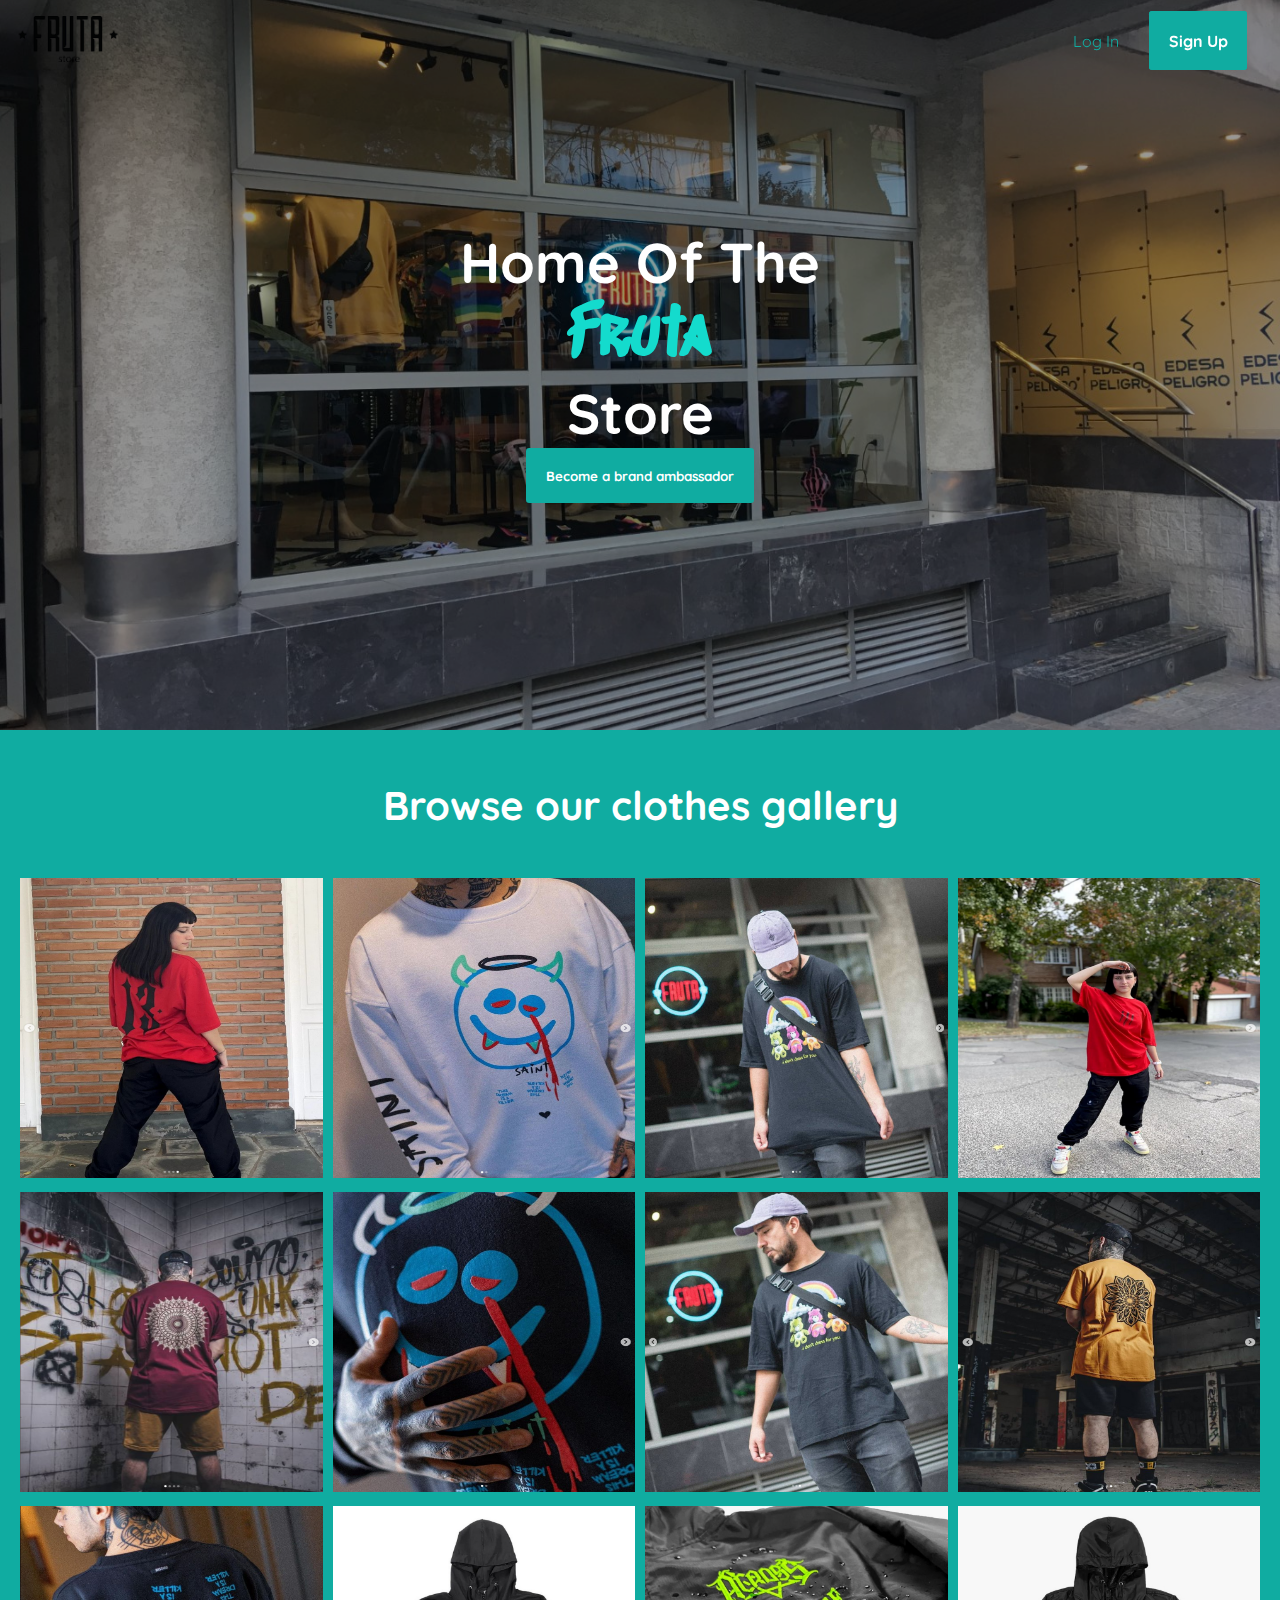
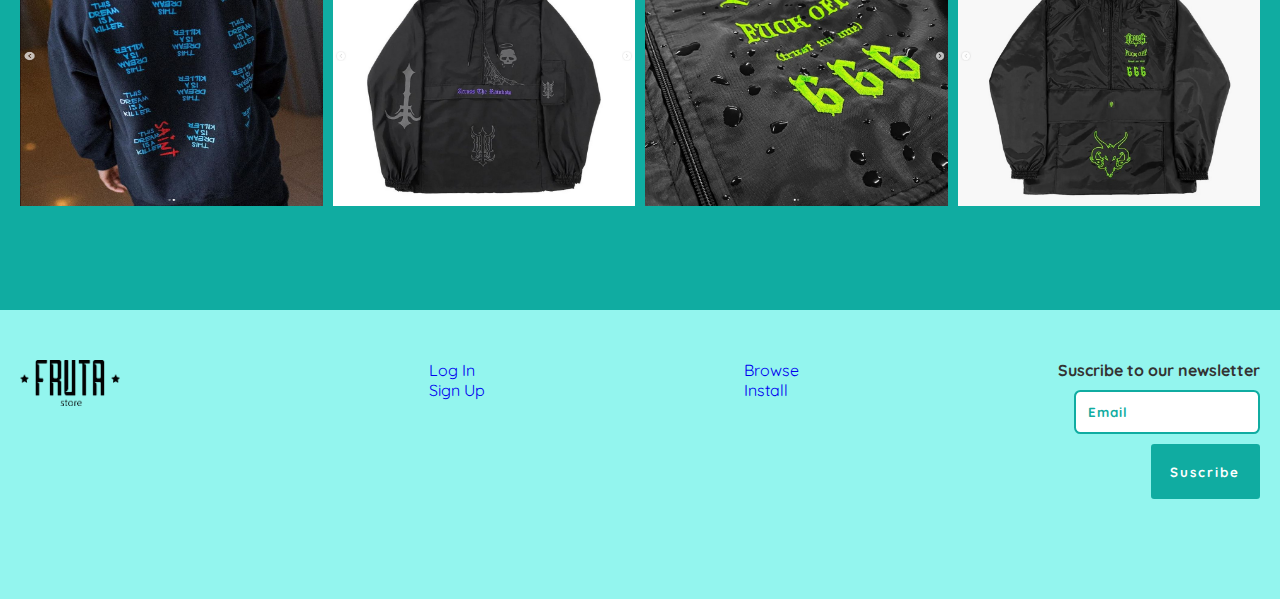
<file: index.html>
<!DOCTYPE html>
<html lang="es">
<head>
    <meta charset="UTF-8">
    <meta name="viewport" content="width=device-width, initial-scale=1">
    <meta name="description" content="Esto es Fruta Store">
    <meta name="keywords" content=" fruta, frutastore, moda, fashion, estilo">
    <meta name="theme-color" content="rgb(16, 172, 161)">
    <link rel="stylesheet" href="https://cdnjs.cloudflare.com/ajax/libs/font-awesome/6.4.0/css/all.min.css" integrity="sha512-iecdLmaskl7CVkqkXNQ/ZH/XLlvWZOJyj7Yy7tcenmpD1ypASozpmT/E0iPtmFIB46ZmdtAc9eNBvH0H/ZpiBw==" crossorigin="anonymous" referrerpolicy="no-referrer" />
    <link rel="shortcut icon" href="./images/favicon-32x32.png" type="image/x-icon">
    <link rel="stylesheet" href="./scss/style.min.css">
    <link rel="manifest" href="manifest.json">
    <title>FrutaStore</title>
</head>
<body>
    <button class="btn-top">
        <i class="fas fa-chevron-up"></i>
    </button>
    <header id="header" class="header">
        <div class="logo">
            <a href="index.html"><img src="./images/logoModificado.png" alt="logo"></a>
        </div>

        <nav id="navbar" class="navbar">
            <ul>
                <li><a href="login.html">Log In</a></li>
                <li><a class="action" href="signup.html">Sign Up</a></li>
            </ul>
        </nav>
    </header>
    <!-- SHOWCASE -->
    <section class="showcase">
        <div class="overlay">
            <h1>Home of the <span>Fruta</span> Store</h1>
            <button class="action">Become a brand ambassador</button>
        </div>
    </section>

    <!-- IMAGE GALLERY -->
    <section id="gallery" class="gallery">
        <h3>Browse our clothes gallery</h3>
        <div class="card-grid">
            <div class="card"><img src="./images/peolpe1a (Pequeña).png" alt=""></div>
        <div class="card"><img src="./images/people3 (Pequeña).png" alt=""></div>
        <div class="card"><img src="./images/people5maja (Pequeña).png" alt=""></div>
        <div class="card"><img src="./images/people1 (Pequeña).png" alt=""></div>
        <div class="card"><img src="./images/people2 (Pequeña).png" alt=""></div>
        <div class="card"><img src="./images/people4 (Pequeña).png" alt=""></div>
        <div class="card"><img src="./images/people5majab (Pequeña).png" alt=""></div>
        <div class="card"><img src="./images/people2a (Pequeña).png" alt=""></div>
        <div class="card"><img src="./images/people4a (Pequeña).png" alt=""></div>
        <div class="card"><img src="./images/ropa1a (Pequeña).png" alt=""></div>
        <div class="card"><img src="./images/ropa2 (Pequeña).png" alt=""></div>
        <div class="card"><img src="images/ropa2a (Pequeña).png" alt=""></div>
        </div>
    </section>

    <!-- FOOTER -->
    <footer class="footer">
        <div class="footer-logo">
            <div>
                <img src="./images/logoModificado.png" alt="logo">
            </div>
            <div class="social">
                <ul>
                    <li><a href="#"><i class="fa-2x fab fa-facebook"></i></a></li>
                    <li><a href="#"><i class="fa-2x fab fa-instagram"></i></a></li>
                    <li><a href="#"><i class="fa-2x fab fa-twitter"></i></a></li>
                    <li><a href="#"><i class="fa-2x fab fa-pinterest"></i></a></li>
                    <li><a href="#"><i class="fa-2x fab fa-google"></i></a></li>
                </ul>
            </div>
        </div>

        <div class="">
            <ul>
                <li><a href="login.html">Log In</a></li>
                <li><a href="signup.html">Sign Up</a></li>
            </ul>
        </div>
        <div>
            <ul>
                <li><a href="#gallery">Browse</a></li>
                <li><a href="#">Install</a></li>
            </ul>
        </div>

        <form class="form">
            <h4>Suscribe to our newsletter</h4>
            <input id="email" type="email"  placeholder="Email" required autocomplete="email"><br>
            <button class="action btn-footer" title="Suscribe to our newsletter">Suscribe</button>
        </form>
    </footer>

    <script src="./js/main.js"></script>
    <script src="servworker.js"></script>
</body>
</html>
</file>
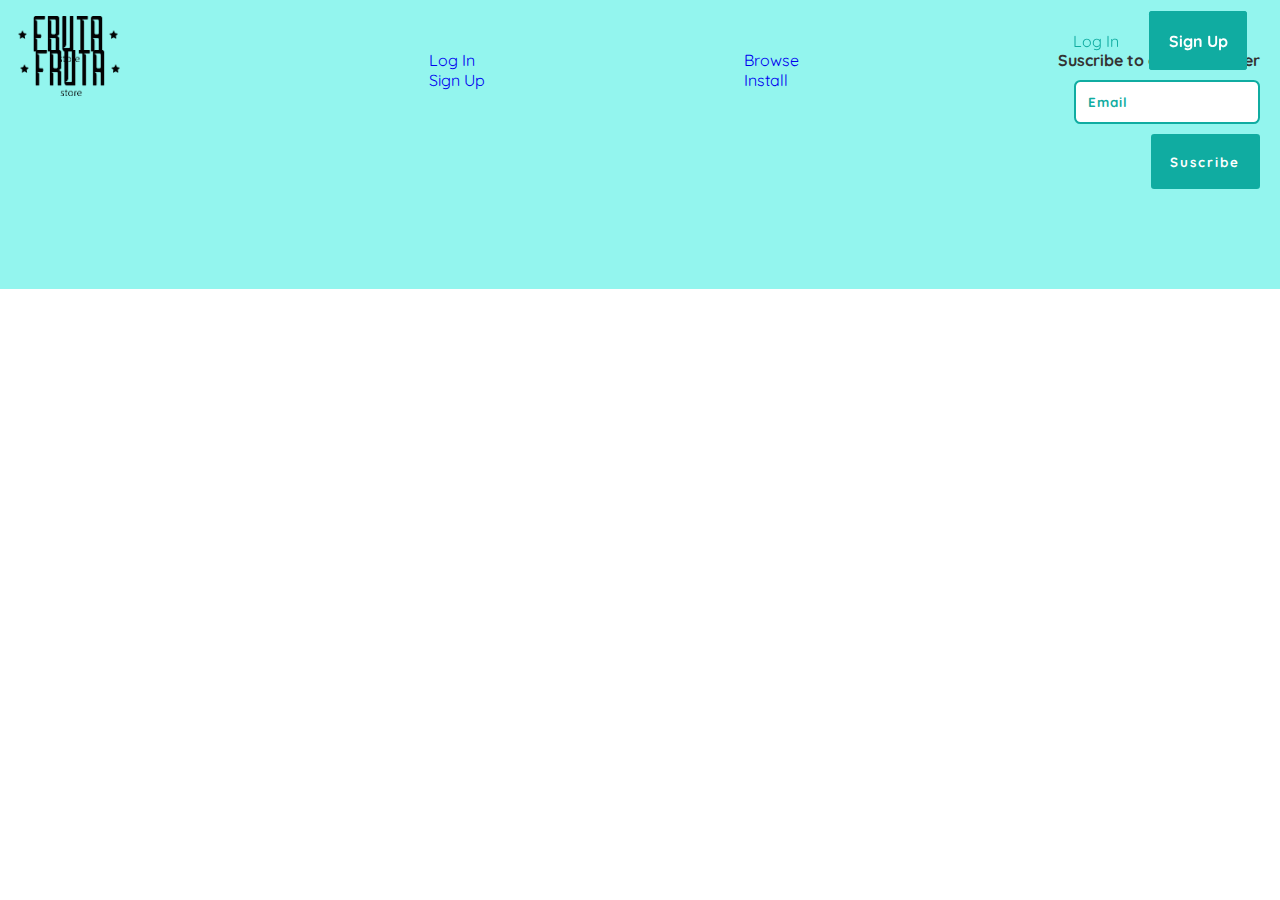
<file: _boiler.html>
<!DOCTYPE html>
<html lang="es">
<head>
    <meta charset="UTF-8">
    <meta name="viewport" content="width=device-width, initial-scale=1">
    <meta name="description" content="Esto es Fruta Store">
    <meta name="keywords" content=" fruta, frutastore, moda, fashion, estilo">
    <meta name="theme-color" content="rgb(16, 172, 161)">
    <link rel="stylesheet" href="https://cdnjs.cloudflare.com/ajax/libs/font-awesome/6.4.0/css/all.min.css" integrity="sha512-iecdLmaskl7CVkqkXNQ/ZH/XLlvWZOJyj7Yy7tcenmpD1ypASozpmT/E0iPtmFIB46ZmdtAc9eNBvH0H/ZpiBw==" crossorigin="anonymous" referrerpolicy="no-referrer" />
    <link rel="shortcut icon" href="./images/favicon-32x32.png" type="image/x-icon">
    <link rel="stylesheet" href="./scss/style.min.css">
    <title>FrutaStore</title>
</head>
<body>
    <button class="btn-top">
        <i class="fas fa-chevron-up"></i>
    </button>
    <header id="header" class="header">
        <div class="logo">
            <a href="index.html"><img src="./images/logoModificado.png" alt="logo"></a>
        </div>

        <nav id="navbar" class="navbar">
            <ul>
                <li><a href="login.html">Log In</a></li>
                <li><a class="action" href="signup.html">Sign Up</a></li>
            </ul>
        </nav>
    </header>

    <!-- FOOTER -->
    <footer class="footer">
        <div class="footer-logo">
            <div>
                <img src="./images/logoModificado.png" alt="logo">
            </div>
            <div class="social">
                <ul>
                    <li><a href="#"><i class="fa-2x fab fa-facebook"></i></a></li>
                    <li><a href="#"><i class="fa-2x fab fa-instagram"></i></a></li>
                    <li><a href="#"><i class="fa-2x fab fa-twitter"></i></a></li>
                    <li><a href="#"><i class="fa-2x fab fa-pinterest"></i></a></li>
                    <li><a href="#"><i class="fa-2x fab fa-google"></i></a></li>
                </ul>
            </div>
        </div>

        <div class="">
            <ul>
                <li><a href="login.html">Log In</a></li>
                <li><a href="signup.html">Sign Up</a></li>
            </ul>
        </div>
        <div>
            <ul>
                <li><a href="#gallery">Browse</a></li>
                <li><a href="#">Install</a></li>
            </ul>
        </div>

        <form class="form">
            <h4>Suscribe to our newsletter</h4>
            <input type="email" name="" id="" placeholder="Email" required><br>
            <button class="action btn-footer" title="Suscribe to our newsletter">Suscribe</button>
        </form>
    </footer>

    <script src="./js/main.js"></script>
</body>
</html>
</file>
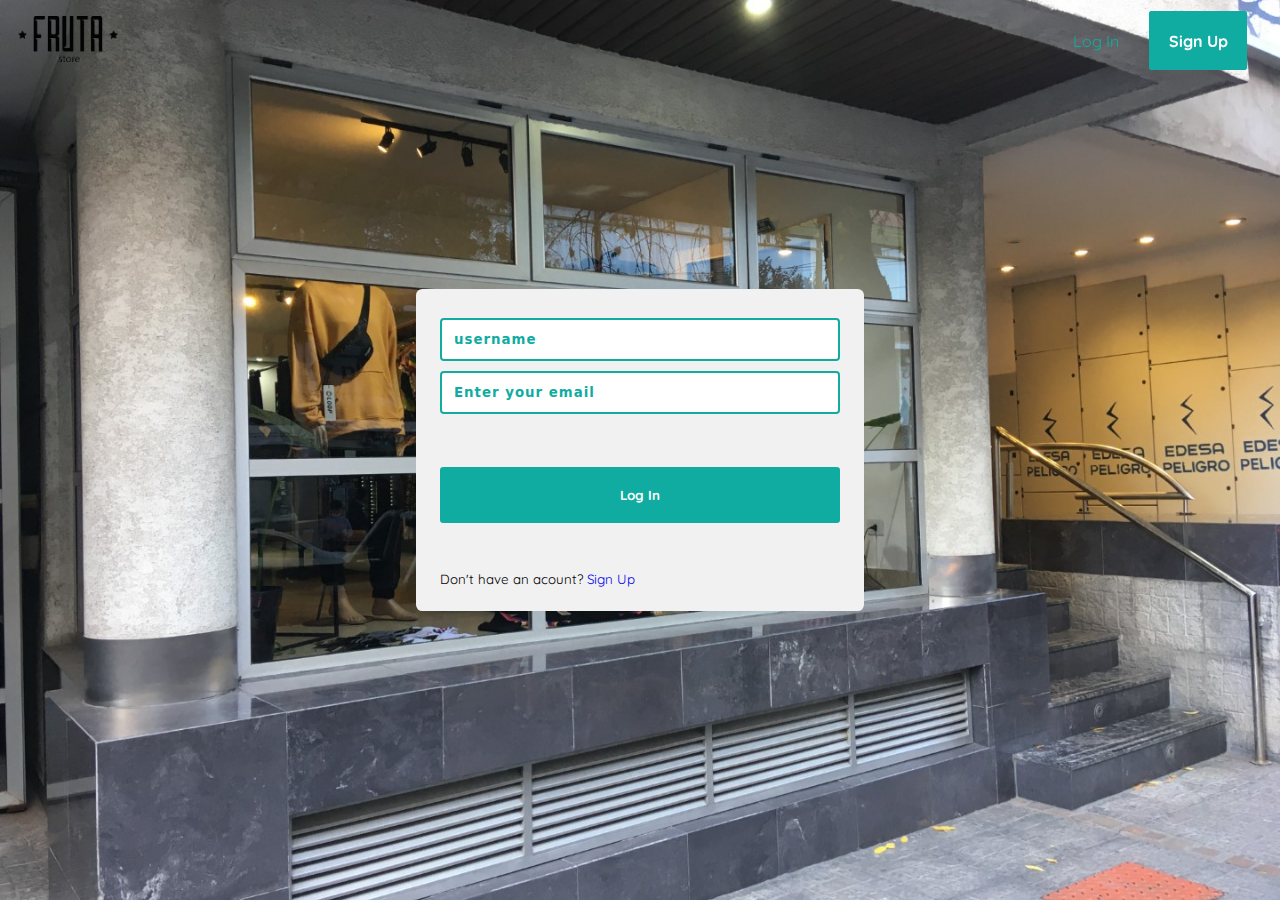
<file: login.html>
<!DOCTYPE html>
<html lang="es">
<head>
    <meta charset="UTF-8">
    <meta name="viewport" content="width=device-width, initial-scale=1">
    <meta name="description" content="Esto es Fruta Store">
    <meta name="keywords" content=" fruta, frutastore, moda, fashion, estilo">
    <meta name="theme-color" content="rgb(16, 172, 161)">
    <link rel="stylesheet" href="https://cdnjs.cloudflare.com/ajax/libs/font-awesome/6.4.0/css/all.min.css" integrity="sha512-iecdLmaskl7CVkqkXNQ/ZH/XLlvWZOJyj7Yy7tcenmpD1ypASozpmT/E0iPtmFIB46ZmdtAc9eNBvH0H/ZpiBw==" crossorigin="anonymous" referrerpolicy="no-referrer" />
    <link rel="shortcut icon" href="./images/favicon-32x32.png" type="image/x-icon">
    <link rel="stylesheet" href="./scss/style.min.css">
    <link rel="manifest" href="manifest.json">
    <title>FrutaStore</title>
</head>
<body>
    <button class="btn-top">
        <i class="fas fa-chevron-up"></i>
    </button>
    <header id="header" class="header">
        <div class="logo">
            <a href="index.html"><img src="./images/logoModificado.png" alt="logo"></a>
        </div>

        <nav id="navbar" class="navbar">
            <ul>
                <li><a href="login.html">Log In</a></li>
                <li><a class="action" href="signup.html">Sign Up</a></li>
            </ul>
        </nav>
    </header>

    <section class="login">
        <div class="overlay-login">
            <form class="form-control">
                <input type="text" placeholder="username" required>
                <input type="email" placeholder="Enter your email" required>
                <button class="action">Log In</button>
                <small>Don't have an acount? <a href="./signup.html">Sign Up</a></small>
            </form>
        </div>
    </section>

    <script src="./js/main.js"></script>
    <script src="servworker.js"></script>
</body>
</html>
</file>
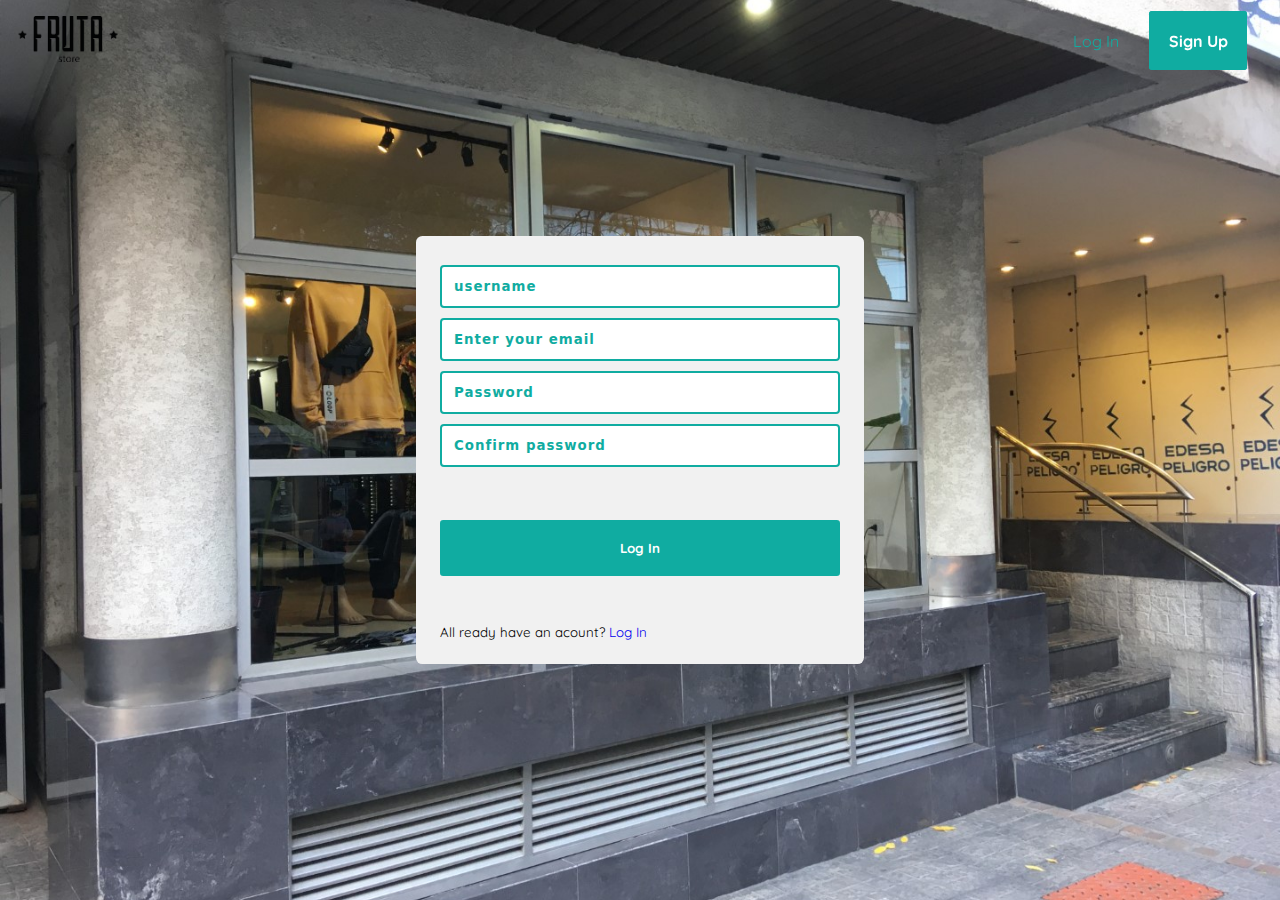
<file: signup.html>
<!DOCTYPE html>
<html lang="es">
<head>
    <meta charset="UTF-8">
    <meta name="viewport" content="width=device-width, initial-scale=1">
    <meta name="description" content="Esto es Fruta Store">
    <meta name="keywords" content=" fruta, frutastore, moda, fashion, estilo">
    <meta name="theme-color" content="rgb(16, 172, 161)">
    <link rel="stylesheet" href="https://cdnjs.cloudflare.com/ajax/libs/font-awesome/6.4.0/css/all.min.css" integrity="sha512-iecdLmaskl7CVkqkXNQ/ZH/XLlvWZOJyj7Yy7tcenmpD1ypASozpmT/E0iPtmFIB46ZmdtAc9eNBvH0H/ZpiBw==" crossorigin="anonymous" referrerpolicy="no-referrer" />
    <link rel="shortcut icon" href="./images/favicon-32x32.png" type="image/x-icon">
    <link rel="stylesheet" href="./scss/style.min.css">
    <link rel="manifest" href="manifest.json">
    <title>FrutaStore</title>
</head>
<body>
    <button class="btn-top">
        <i class="fas fa-chevron-up"></i>
    </button>
    <header id="header" class="header">
        <div class="logo">
            <a href="index.html"><img src="./images/logoModificado.png" alt="logo"></a>
        </div>

        <nav id="navbar" class="navbar">
            <ul>
                <li><a href="login.html">Log In</a></li>
                <li><a class="action" href="signup.html">Sign Up</a></li>
            </ul>
        </nav>
    </header>

    <section class="login">
        <div class="overlay-login">
            <form class="form-control">
                <input type="text" placeholder="username" required>
                <input type="email" placeholder="Enter your email" required>
                <input type="password" placeholder="Password" required>
                <input type="password" placeholder="Confirm password" required>
                
                <button class="action">Log In</button>
                <small>All ready have an acount? <a href="./login.html">Log In</a></small>
            </form>
        </div>
    </section>

    <script src="./js/main.js"></script>
    <script src="servworker.js"></script>
</body>
</html>
</file>
<file: scss/style.min.css>
@import"https://fonts.googleapis.com/css2?family=Delicious+Handrawn&family=Quicksand:wght@400;500;600;700&family=Sedgwick+Ave+Display&display=swap";.login{background:url("/images/foto-frente-izq.JPG") no-repeat center center/cover;height:100vh}.login .overlay-login{display:flex;align-items:center;justify-content:center;height:100vh}.login .overlay-login .form-control{display:flex;flex-direction:column;background-color:#f1f1f1;padding:1.5rem;border-radius:.4rem}.login .overlay-login .form-control input{padding:12px;margin:5px 0;width:400px;font-family:system-ui,-apple-system,BlinkMacSystemFont,"Segoe UI",Roboto,Oxygen,Ubuntu,Cantarell,"Open Sans","Helvetica Neue",sans-serif;font-weight:700;color:#10aca1;border:2px solid #10aca1;border-radius:4px;letter-spacing:1px}.login .overlay-login .form-control input::-moz-placeholder{color:#10aca1}.login .overlay-login .form-control input::placeholder{color:#10aca1}.login .overlay-login .form-control button{margin:3rem 0}.login .overlay-login .form-control button:hover{color:#10aca1}@media(max-width: 400px){.login .overlay-login .form-control{padding:30px 20px}.login .overlay-login .form-control input{width:300px}}@media(max-width: 321px){.login .overlay-login .form-control{padding:30px 20px}.login .overlay-login .form-control input{width:250px}}*{margin:0;padding:0;box-sizing:border-box;scroll-behavior:smooth}::-moz-selection{background-color:#10aca1;color:#fff}::selection{background-color:#10aca1;color:#fff}::-moz-selection{background-color:#10aca1;color:#fff}img{max-width:100%}ul{list-style-type:none}a{text-decoration:none}.action{background-color:#10aca1;color:#fff;border:2px solid #10aca1;font-family:inherit;font-weight:700;padding:1.1rem;border-radius:.2rem;transition:.4s}.action:hover{background-color:rgba(0,0,0,0);color:#fff;cursor:pointer}.btn-top{opacity:0;position:fixed;right:20px;bottom:20px;padding:5px;background-color:#10aca1;color:#fff;border:2px solid #10aca1;border-radius:4px;transition:.4s}.btn-top.show{opacity:1}.btn-top:hover{cursor:pointer;background-color:rgba(0,0,0,0);color:#10aca1}body{font-family:"Quicksand",sans-serif}.header{position:fixed;width:100%;display:flex;align-items:center;justify-content:space-between;padding:1rem 1.1rem;transition:.4s}.header .logo img{width:100px;border-radius:.2rem}.header .navbar ul{display:flex}.header .navbar ul li{margin:0 15px}.header .navbar ul li a{color:#10aca1}.header .navbar ul li a.action{color:#fff}.showcase{background:url("/images/foto-frente-izq.JPG ") no-repeat center center/cover;height:730px}.showcase .overlay{background-color:rgba(0,0,0,.4);height:730px;display:flex;flex-direction:column;align-items:center;justify-content:center}.showcase .overlay h1{color:#fff;font-size:3.5rem;text-align:center;text-transform:capitalize}.showcase .overlay h1 span{font-family:"Sedgwick Ave Display",cursive;font-size:4rem;color:#14dbcd;display:block;padding-bottom:1.3px}.gallery{background-color:#10aca1;color:#fff;padding:50px 20px 100px;text-align:center}.gallery h3{padding-bottom:3rem;font-size:2.5rem}.gallery .card-grid{display:grid;grid-template-columns:repeat(4, 1fr);gap:10px}.gallery .card-grid img{height:300px;width:450px}.footer{display:flex;flex-wrap:wrap;justify-content:space-between;padding:50px 20px 100px;background-color:#93f5ee}.footer .footer-logo img{width:100px}.footer .footer-logo .social{margin-top:50px}.footer .footer-logo .social ul{display:flex}.footer .footer-logo .social ul li{margin:0 15px}.footer .ul li{margin:10px 0}.footer .ul li a{color:#333}.footer .form{text-align:right;color:#333}.footer .form h4{padding-bottom:10px}.footer .form input{padding:12px;font-family:inherit;font-weight:700;color:#10aca1;border:2px solid #10aca1;border-radius:.4rem;letter-spacing:1px}.footer .form input::-moz-placeholder{color:#10aca1}.footer .form input::placeholder{color:#10aca1}.footer .form .btn-footer{margin-top:10px;letter-spacing:2px}.footer .form .btn-footer:hover{color:#10aca1}@media(min-width: 300px)and (max-width: 600px){.showcase .overlay h1{font-size:2.5rem}.showcase .overlay h1 span{font-size:2.5rem}.gallery h3{font-size:1.8rem}.gallery .card-grid{grid-template-columns:1fr}.gallery .card-grid>div:nth-child(even){display:none}.footer{flex-direction:column;align-items:center;justify-content:center}.footer .footer-logo img{display:block;margin:auto}.footer .footer-logo .social{margin-bottom:20px}.footer .form input,.footer .form button{width:200px}}/*# sourceMappingURL=style.min.css.map */
</file>
